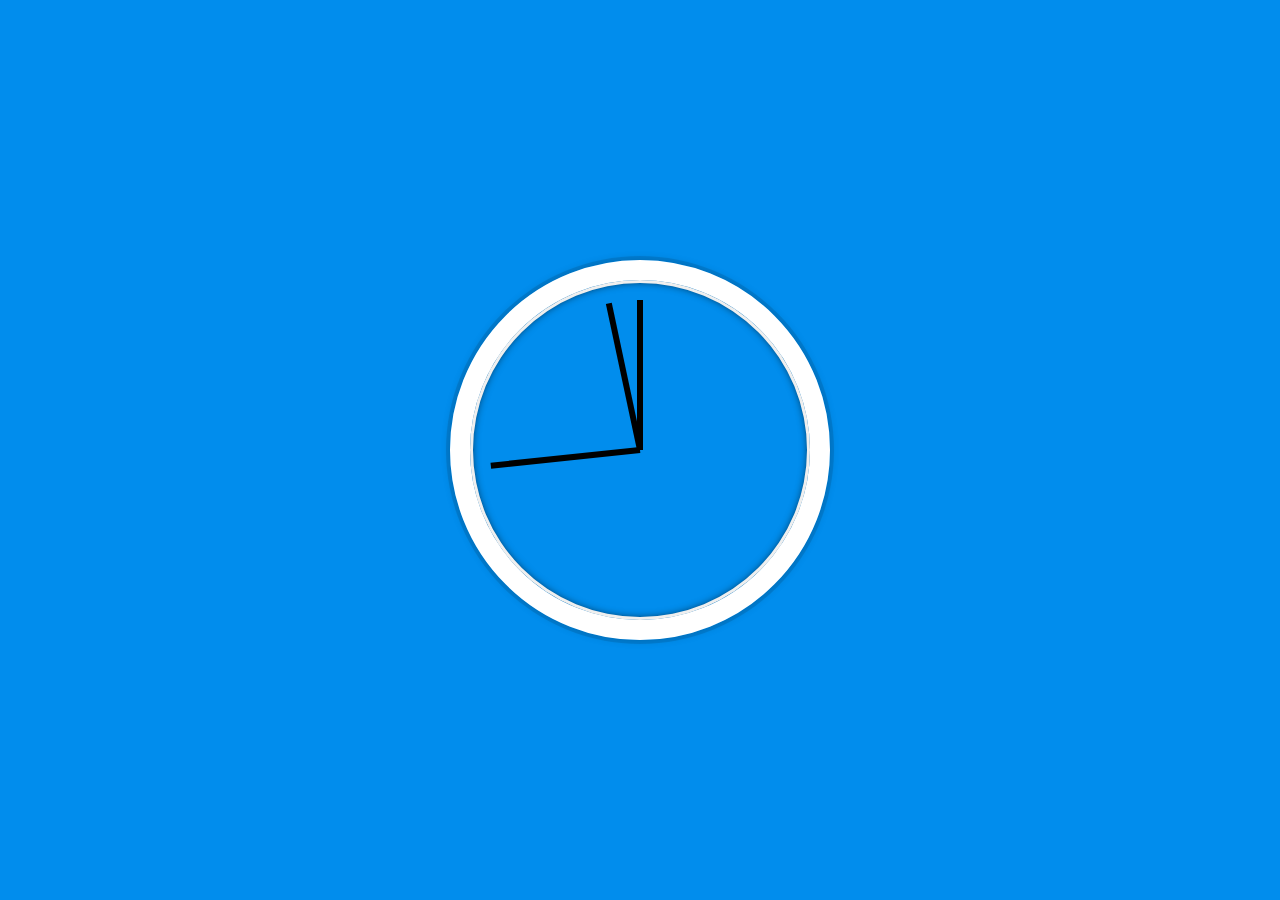
<file: Clock/index.html>
<!DOCTYPE html>
<html lang="en">
  <head>
    <meta charset="UTF-8" />
    <title>JS + CSS Clock</title>
    <link rel="icon" href="https://fav.farm/🔥" />
  </head>
  <body>
    <div class="clock">
      <div class="clock-face">
        <div class="hand hour-hand"></div>
        <div class="hand min-hand"></div>
        <div class="hand second-hand"></div>
      </div>
    </div>

    <style>
      html {
        background: #018ded url(https://unsplash.it/1500/1000?image=881&blur=5);
        background-size: cover;
        font-family: "helvetica neue";
        text-align: center;
        font-size: 10px;
      }

      body {
        margin: 0;
        font-size: 2rem;
        display: flex;
        flex: 1;
        min-height: 100vh;
        align-items: center;
      }

      .clock {
        width: 30rem;
        height: 30rem;
        border: 20px solid white;
        border-radius: 50%;
        margin: 50px auto;
        position: relative;
        padding: 2rem;
        box-shadow: 0 0 0 4px rgba(0, 0, 0, 0.1), inset 0 0 0 3px #efefef,
          inset 0 0 10px black, 0 0 10px rgba(0, 0, 0, 0.2);
      }

      .clock-face {
        position: relative;
        width: 100%;
        height: 100%;
        transform: translateY(
          -3px
        ); /* account for the height of the clock hands */
      }

      .hand {
        width: 50%;
        height: 6px;
        background: black;
        position: absolute;
        top: 50%;
        transform-origin: 100%;
        transform: rotate(90deg);
        transition: all 0.05s;
        transition-timing-function: cubic-bezier(0.075, 0.82, 0.165, 1);
      }
    </style>

    <script>
      const secondHand = document.querySelector(".second-hand");
      const minHand = document.querySelector(".min-hand");
      const hourHand = document.querySelector(".hour-hand");
      function setDate() {
        const now = new Date();
        const seconds = now.getSeconds();
        const secondDeg = seconds * 6 + 90;
        secondHand.style.transform = `rotate(${secondDeg}deg)`;
        const mins = now.getMinutes();
        const minsDeg = mins * 6 + 90;
        minHand.style.transform = `rotate(${minsDeg}deg)`;
        const hours = now.getHours();
        const hourDeg = hours * 6 + 90;
        hourHand.style.transform = `rotate(${hourDeg})`;
      }
      setInterval(setDate, 1000);
    </script>
  </body>
</html>
</file>
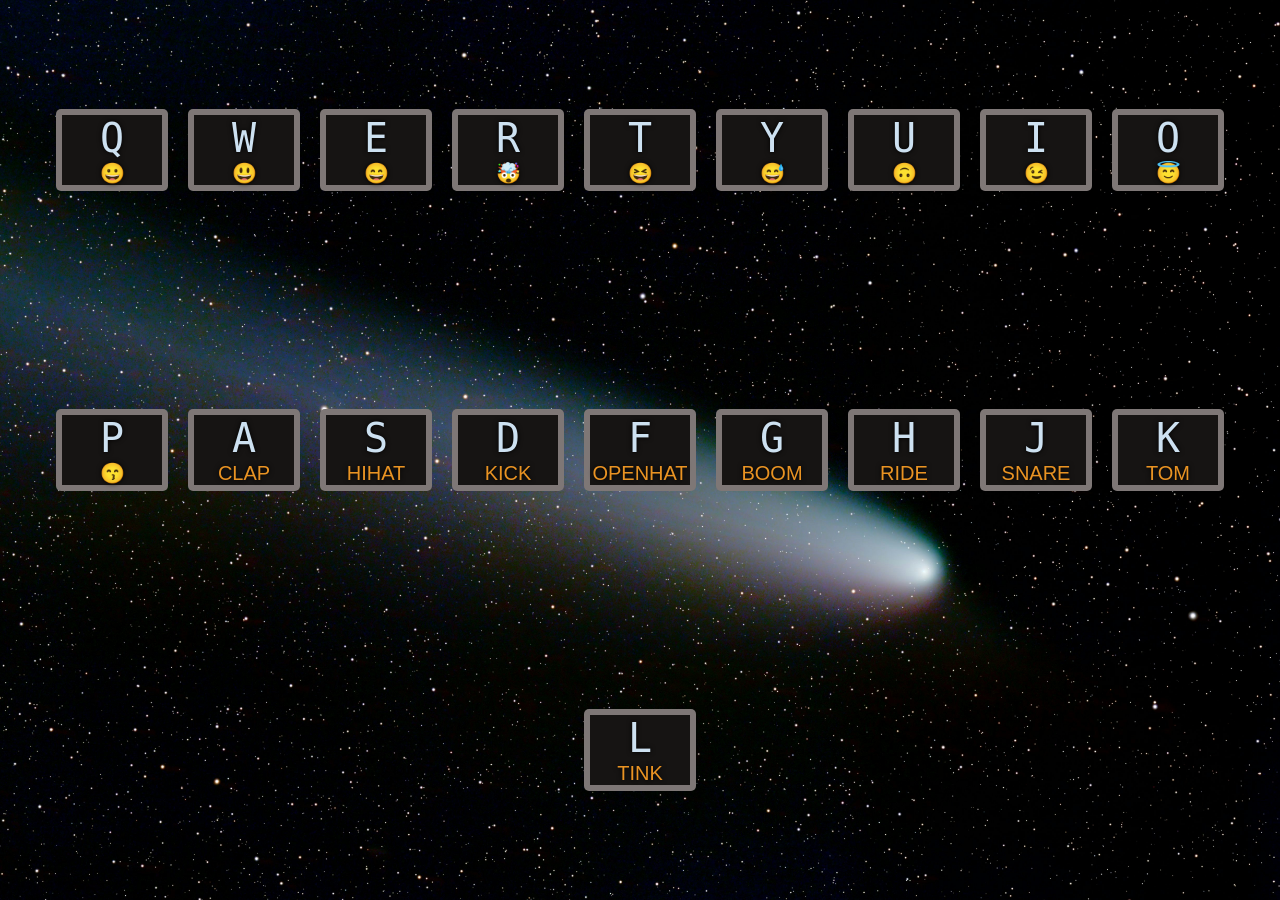
<file: Musician/index.html>
<!DOCTYPE html>
<html lang="en">
  <head>
    <meta charset="UTF-8" />
    <meta name="viewport" content="width=device-width, initial-scale=1.0" />
    <link rel="stylesheet" href="style.css" />
    <link rel="icon" href="https://fav.farm/🦊" />
    <title>Musician</title>
  </head>
  <body>
    <div class="keys">
      <div data-key="81" class="key">
        <kbd>Q</kbd>
        <span class="sound">😀</span>
      </div>
      <div data-key="87" class="key">
        <kbd>W</kbd>
        <span class="sound">😃</span>
      </div>
      <div data-key="69" class="key">
        <kbd>E</kbd>
        <span class="sound">😄</span>
      </div>
      <div data-key="82" class="key">
        <kbd>R</kbd>
        <span class="sound">🤯</span>
      </div>
      <div data-key="84" class="key">
        <kbd>T</kbd>
        <span class="sound">😆</span>
      </div>
      <div data-key="89" class="key">
        <kbd>Y</kbd>
        <span class="sound">😅</span>
      </div>
      <div data-key="85" class="key">
        <kbd>U</kbd>
        <span class="sound">🙃</span>
      </div>
      <div data-key="73" class="key">
        <kbd>I</kbd>
        <span class="sound">😉</span>
      </div>
      <div data-key="79" class="key">
        <kbd>O</kbd>
        <span class="sound">😇</span>
      </div>
      <div data-key="80" class="key">
        <kbd>P</kbd>
        <span class="sound">😙</span>
      </div>
      <!-- part 2 -->
      <div data-key="65" class="key">
        <kbd>A</kbd>
        <span class="sound">clap</span>
      </div>
      <div data-key="83" class="key">
        <kbd>S</kbd>
        <span class="sound">hihat</span>
      </div>
      <div data-key="68" class="key">
        <kbd>D</kbd>
        <span class="sound">kick</span>
      </div>
      <div data-key="70" class="key">
        <kbd>F</kbd>
        <span class="sound">openhat</span>
      </div>
      <div data-key="71" class="key">
        <kbd>G</kbd>
        <span class="sound">boom</span>
      </div>
      <div data-key="72" class="key">
        <kbd>H</kbd>
        <span class="sound">ride</span>
      </div>
      <div data-key="74" class="key">
        <kbd>J</kbd>
        <span class="sound">snare</span>
      </div>
      <div data-key="75" class="key">
        <kbd>K</kbd>
        <span class="sound">tom</span>
      </div>
      <div data-key="76" class="key">
        <kbd>L</kbd>
        <span class="sound">tink</span>
      </div>
    </div>

    <!-- audio part 1 -->
    <audio data-key="65" src="sounds/clap.wav"></audio>
    <audio data-key="83" src="sounds/hihat.wav"></audio>
    <audio data-key="68" src="sounds/kick.wav"></audio>
    <audio data-key="70" src="sounds/openhat.wav"></audio>
    <audio data-key="71" src="sounds/boom.wav"></audio>
    <audio data-key="72" src="sounds/ride.wav"></audio>
    <audio data-key="74" src="sounds/snare.wav"></audio>
    <audio data-key="75" src="sounds/tom.wav"></audio>
    <audio data-key="76" src="sounds/tink.wav"></audio>

    <!-- audio part 2 -->
    <audio data-key="81" src="sounds/music01.wav.mp3"></audio>
    <audio data-key="87" src="sounds/music02.wav.mp3"></audio>
    <audio data-key="69" src="sounds/music03.wav.mp3"></audio>
    <audio data-key="82" src="sounds/music04.wav.mp3"></audio>
    <audio data-key="84" src="sounds/music05.wav.mp3"></audio>
    <audio data-key="89" src="sounds/music06.wav"></audio>
    <audio data-key="85" src="sounds/music07.wav"></audio>
    <audio data-key="73" src="sounds/music08.wav"></audio>
    <audio data-key="79" src="sounds/music09.wav"></audio>
    <audio data-key="80" src="sounds/music10.wav"></audio>
    <script src="script.js"></script>
  </body>
</html>
</file>
<file: Musician/style.css>
html {
  font-size: 10px;
  background: url(./steve-busch-0vJeDG2lK0I-unsplash.jpg) center;
  background-size: cover;
}

body,
html {
  margin: 0;
  padding: 0;
  font-family: sans-serif;
  box-sizing: border-box;
}

.keys {
  display: flex;
  flex: 1;
  min-height: 100vh;
  align-items: center;
  justify-content: center;
  flex-wrap: wrap;
}

.key {
  border: 0.6rem solid #beb2b29f;
  border-radius: 0.5rem;
  margin: 1rem;
  font-size: 2.1rem;
  transition: all 0.3s ease;
  width: 10rem;
  color: rgb(205, 225, 241);
  background-color: rgb(22, 20, 19);
  text-shadow: 0 0 0.5rem black;
  text-align: center;
}

.playing {
  transform: scale(1.5);
  border-color: antiquewhite;
  box-shadow: 0 0 1rem antiquewhite;
}

kbd {
  display: block;
  font-size: 4rem;
}

.sound {
  color: rgb(233, 147, 35);
  text-transform: uppercase;
  font-size: 2rem;
}
</file>
